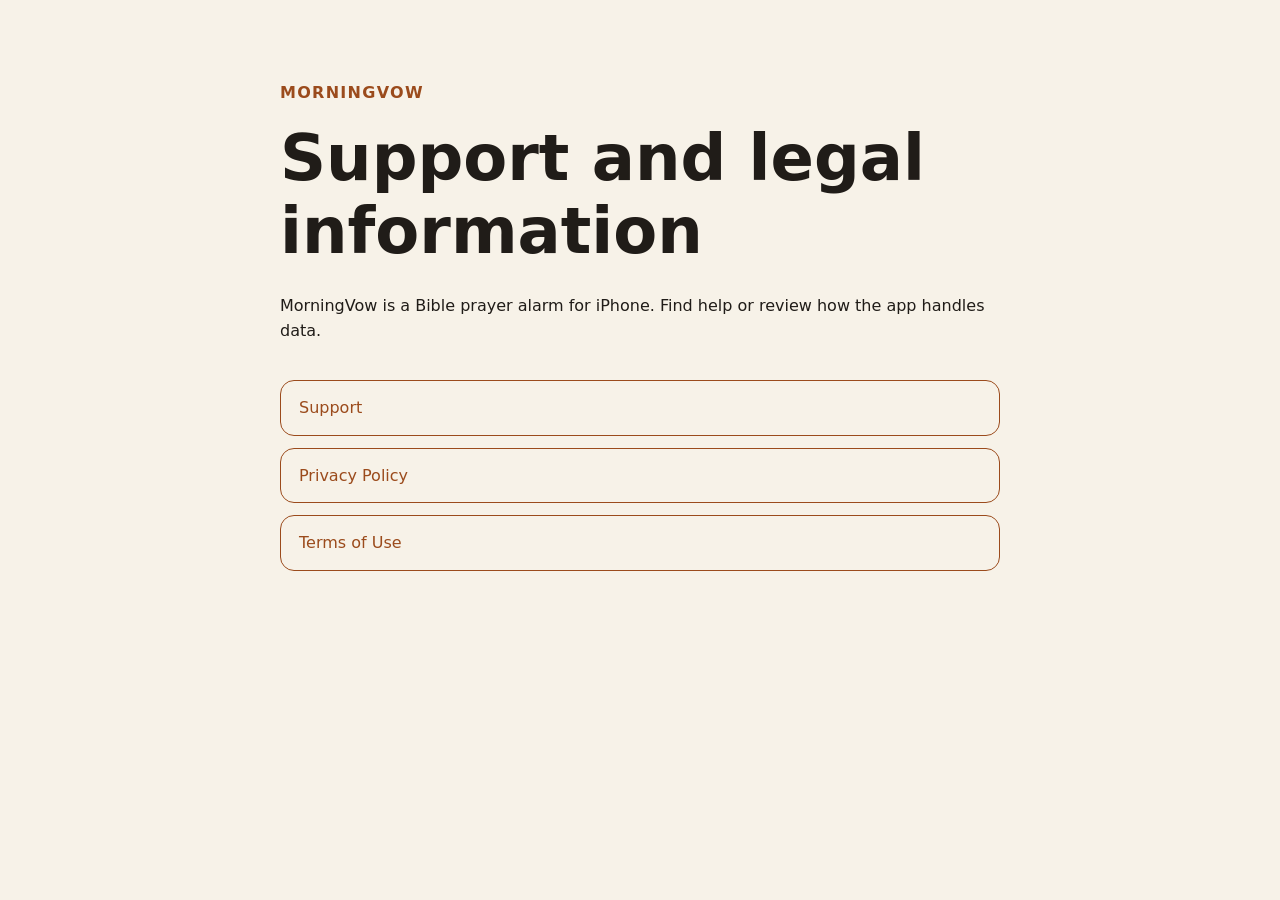
<file: index.html>
<!doctype html>
<html lang="en">
<head>
  <meta charset="utf-8">
  <meta name="viewport" content="width=device-width, initial-scale=1">
  <meta name="description" content="Privacy, terms, and support for MorningVow.">
  <title>MorningVow Support</title>
  <link rel="stylesheet" href="styles.css">
</head>
<body>
  <main>
    <p class="eyebrow">MorningVow</p>
    <h1>Support and legal information</h1>
    <p>MorningVow is a Bible prayer alarm for iPhone. Find help or review how the app handles data.</p>
    <nav aria-label="Support and legal pages">
      <a href="support.html">Support</a>
      <a href="privacy.html">Privacy Policy</a>
      <a href="terms.html">Terms of Use</a>
    </nav>
  </main>
</body>
</html>
</file>
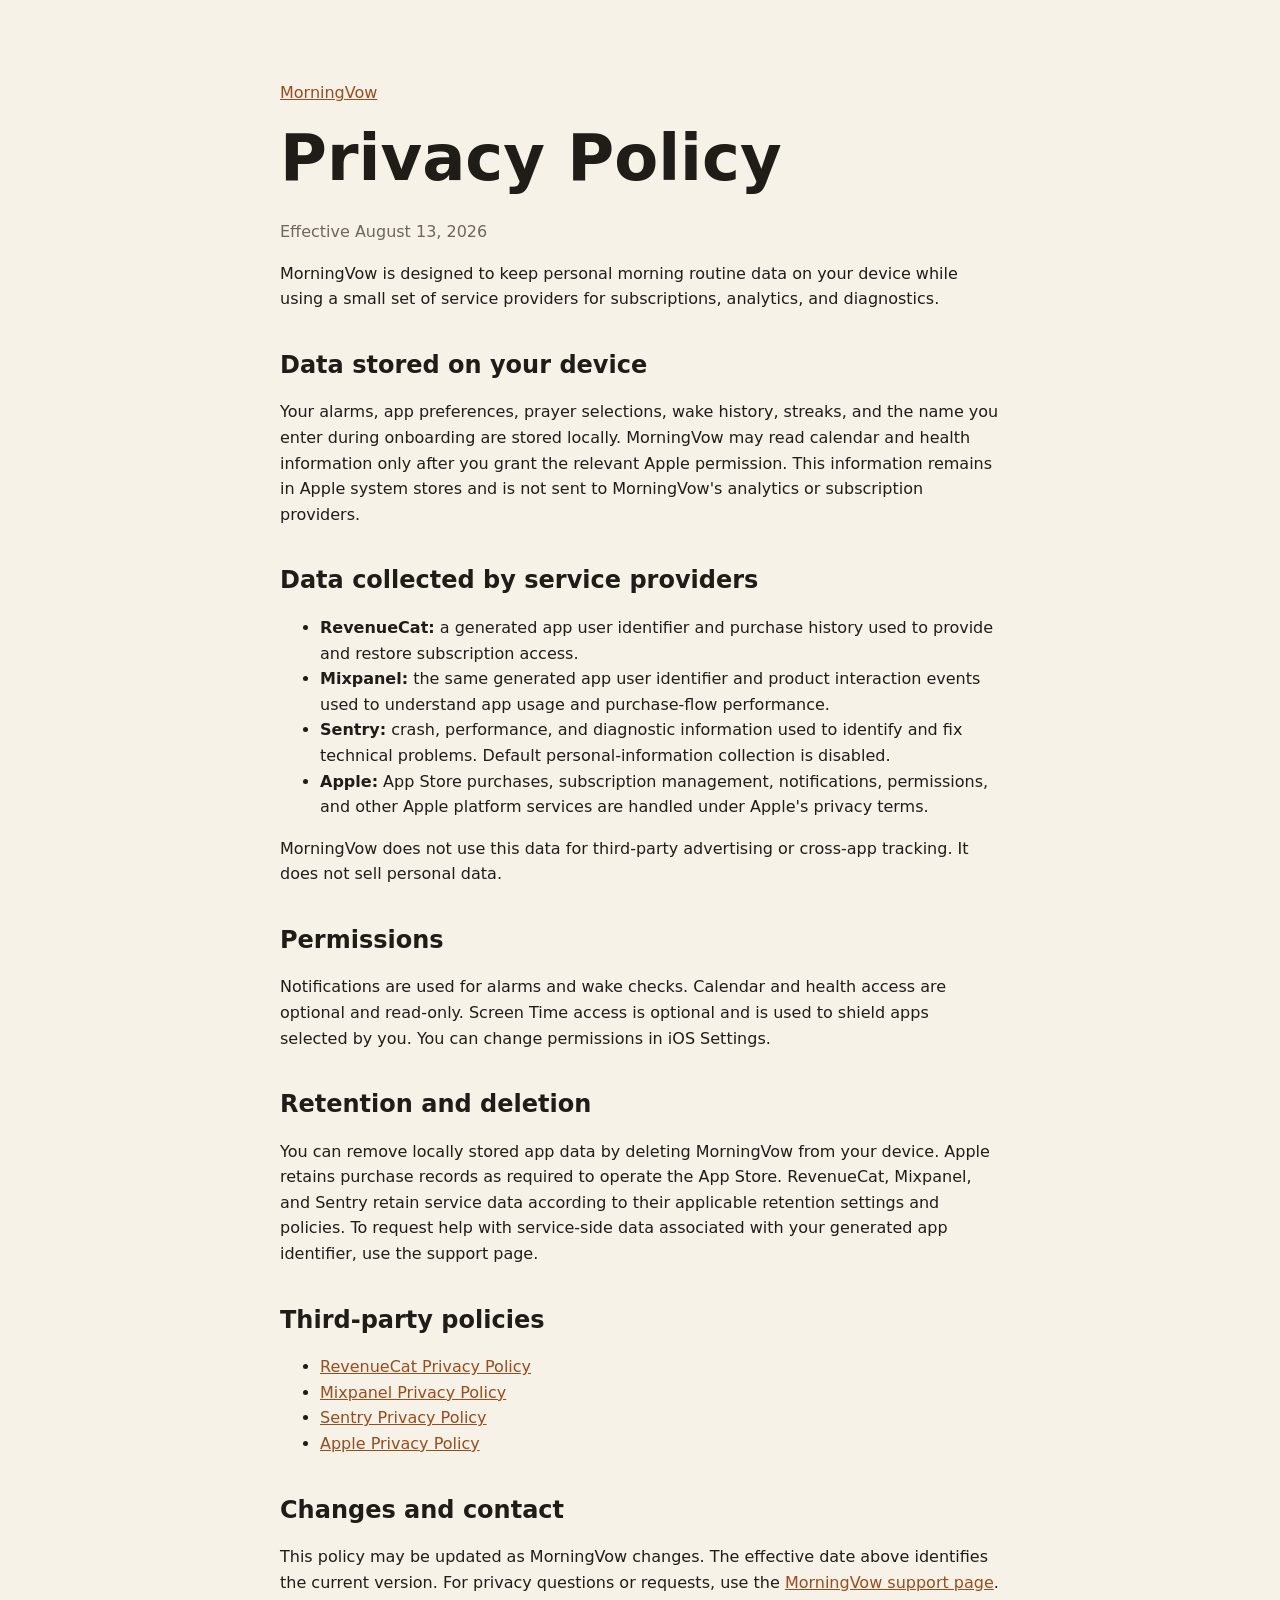
<file: privacy.html>
<!doctype html>
<html lang="en">
<head>
  <meta charset="utf-8">
  <meta name="viewport" content="width=device-width, initial-scale=1">
  <meta name="description" content="Privacy Policy for MorningVow.">
  <title>MorningVow Privacy Policy</title>
  <link rel="stylesheet" href="styles.css">
</head>
<body>
  <main>
    <p><a href="index.html">MorningVow</a></p>
    <h1>Privacy Policy</h1>
    <p class="muted">Effective August 13, 2026</p>
    <p>MorningVow is designed to keep personal morning routine data on your device while using a small set of service providers for subscriptions, analytics, and diagnostics.</p>

    <h2>Data stored on your device</h2>
    <p>Your alarms, app preferences, prayer selections, wake history, streaks, and the name you enter during onboarding are stored locally. MorningVow may read calendar and health information only after you grant the relevant Apple permission. This information remains in Apple system stores and is not sent to MorningVow's analytics or subscription providers.</p>

    <h2>Data collected by service providers</h2>
    <ul>
      <li><strong>RevenueCat:</strong> a generated app user identifier and purchase history used to provide and restore subscription access.</li>
      <li><strong>Mixpanel:</strong> the same generated app user identifier and product interaction events used to understand app usage and purchase-flow performance.</li>
      <li><strong>Sentry:</strong> crash, performance, and diagnostic information used to identify and fix technical problems. Default personal-information collection is disabled.</li>
      <li><strong>Apple:</strong> App Store purchases, subscription management, notifications, permissions, and other Apple platform services are handled under Apple's privacy terms.</li>
    </ul>
    <p>MorningVow does not use this data for third-party advertising or cross-app tracking. It does not sell personal data.</p>

    <h2>Permissions</h2>
    <p>Notifications are used for alarms and wake checks. Calendar and health access are optional and read-only. Screen Time access is optional and is used to shield apps selected by you. You can change permissions in iOS Settings.</p>

    <h2>Retention and deletion</h2>
    <p>You can remove locally stored app data by deleting MorningVow from your device. Apple retains purchase records as required to operate the App Store. RevenueCat, Mixpanel, and Sentry retain service data according to their applicable retention settings and policies. To request help with service-side data associated with your generated app identifier, use the support page.</p>

    <h2>Third-party policies</h2>
    <ul>
      <li><a href="https://www.revenuecat.com/privacy/">RevenueCat Privacy Policy</a></li>
      <li><a href="https://mixpanel.com/legal/privacy-policy/">Mixpanel Privacy Policy</a></li>
      <li><a href="https://sentry.io/privacy/">Sentry Privacy Policy</a></li>
      <li><a href="https://www.apple.com/legal/privacy/">Apple Privacy Policy</a></li>
    </ul>

    <h2>Changes and contact</h2>
    <p>This policy may be updated as MorningVow changes. The effective date above identifies the current version. For privacy questions or requests, use the <a href="support.html">MorningVow support page</a>.</p>
  </main>
</body>
</html>
</file>
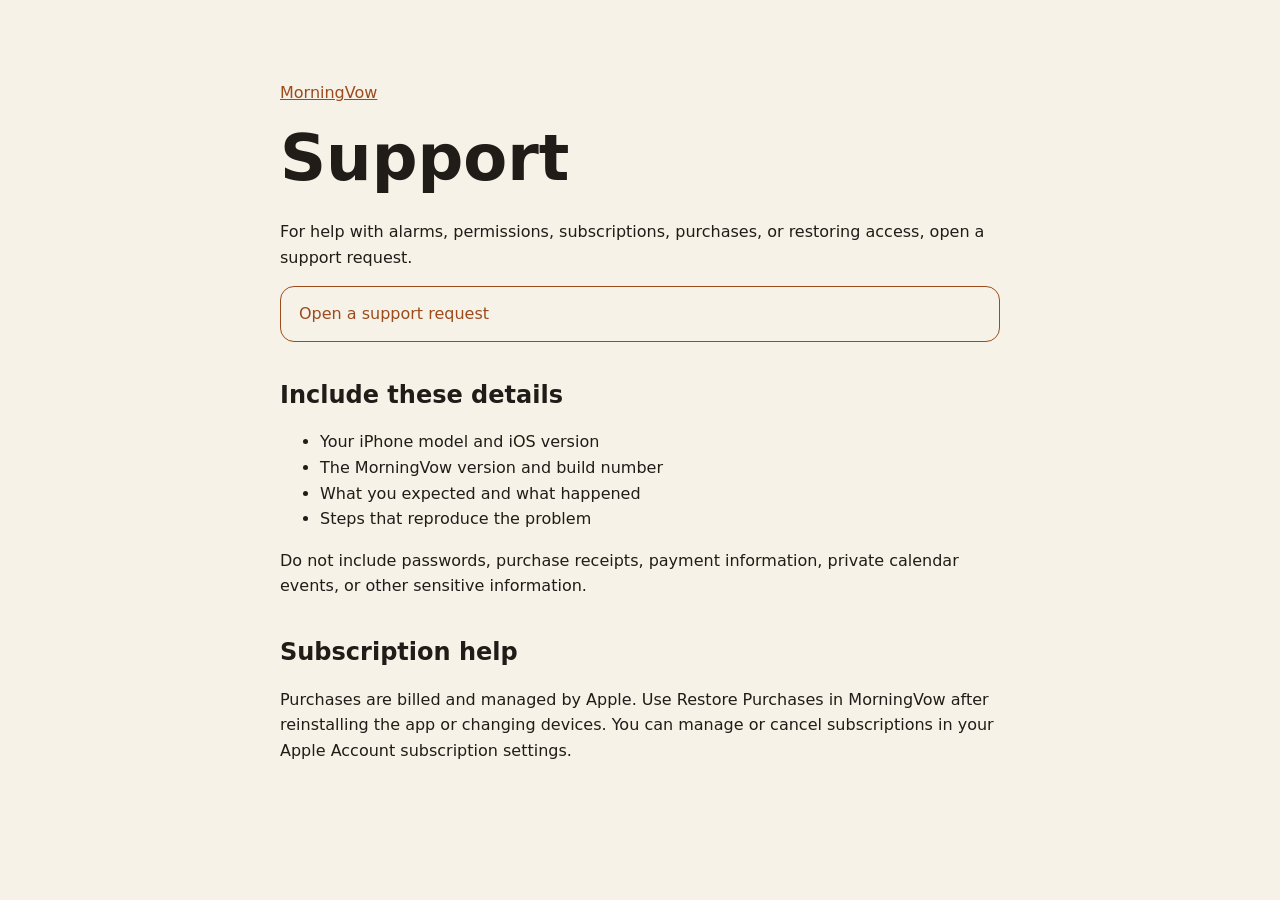
<file: support.html>
<!doctype html>
<html lang="en">
<head>
  <meta charset="utf-8">
  <meta name="viewport" content="width=device-width, initial-scale=1">
  <meta name="description" content="Get support for MorningVow.">
  <title>MorningVow Support</title>
  <link rel="stylesheet" href="styles.css">
</head>
<body>
  <main>
    <p><a href="index.html">MorningVow</a></p>
    <h1>Support</h1>
    <p>For help with alarms, permissions, subscriptions, purchases, or restoring access, open a support request.</p>
    <p><a class="button" href="https://github.com/tully-8888/morningvow-legal/issues/new">Open a support request</a></p>
    <h2>Include these details</h2>
    <ul>
      <li>Your iPhone model and iOS version</li>
      <li>The MorningVow version and build number</li>
      <li>What you expected and what happened</li>
      <li>Steps that reproduce the problem</li>
    </ul>
    <p>Do not include passwords, purchase receipts, payment information, private calendar events, or other sensitive information.</p>
    <h2>Subscription help</h2>
    <p>Purchases are billed and managed by Apple. Use Restore Purchases in MorningVow after reinstalling the app or changing devices. You can manage or cancel subscriptions in your Apple Account subscription settings.</p>
  </main>
</body>
</html>
</file>
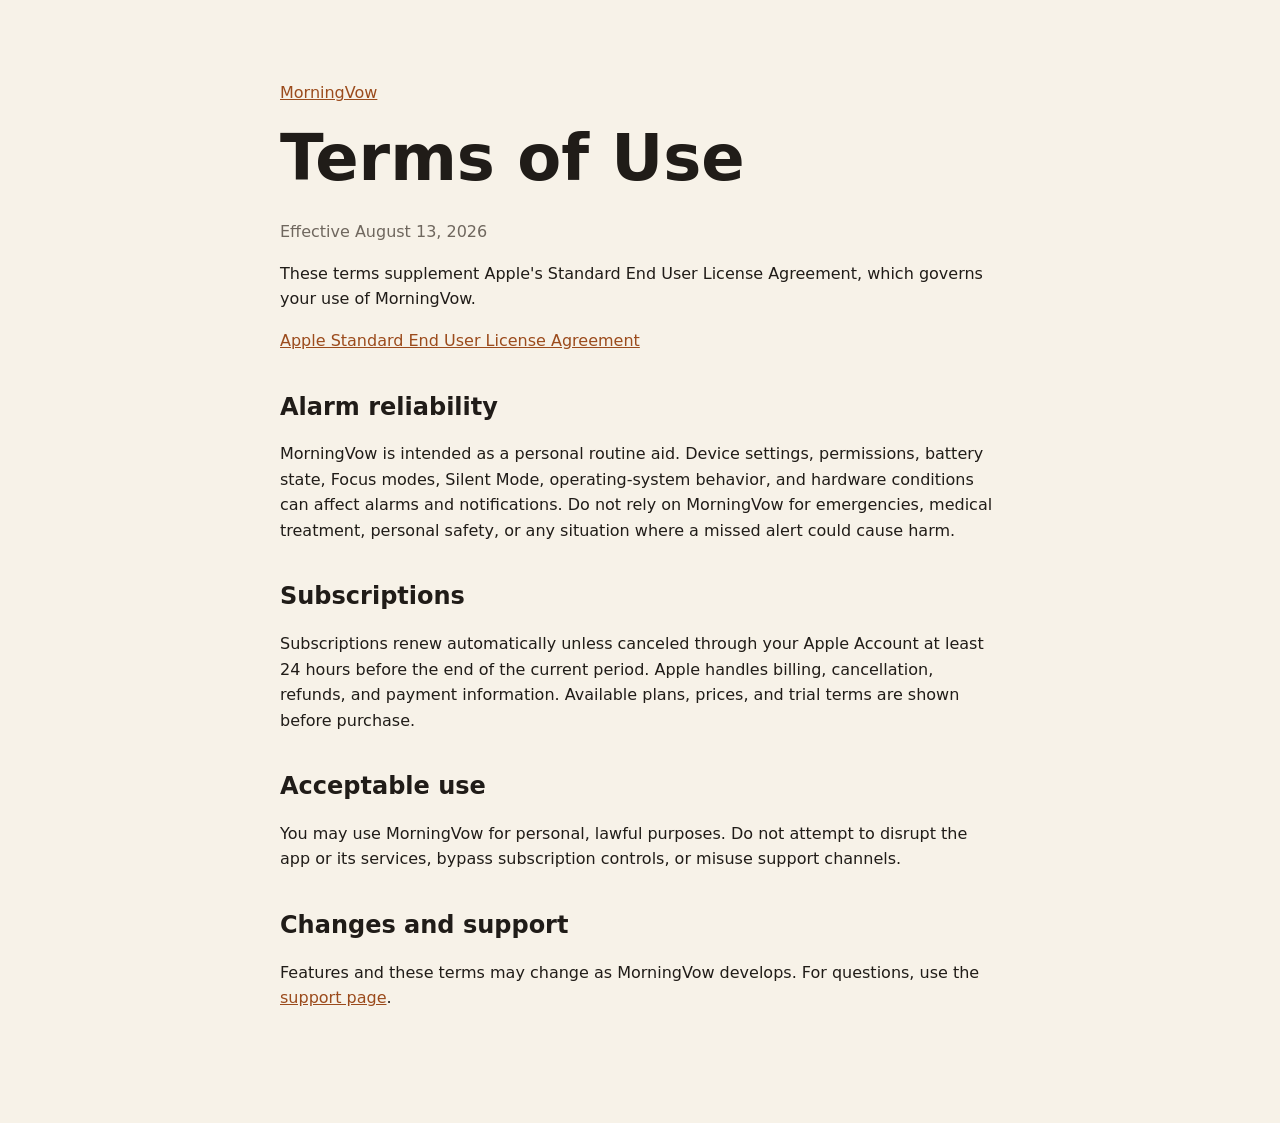
<file: terms.html>
<!doctype html>
<html lang="en">
<head>
  <meta charset="utf-8">
  <meta name="viewport" content="width=device-width, initial-scale=1">
  <meta name="description" content="Terms of Use for MorningVow.">
  <title>MorningVow Terms of Use</title>
  <link rel="stylesheet" href="styles.css">
</head>
<body>
  <main>
    <p><a href="index.html">MorningVow</a></p>
    <h1>Terms of Use</h1>
    <p class="muted">Effective August 13, 2026</p>
    <p>These terms supplement Apple's Standard End User License Agreement, which governs your use of MorningVow.</p>
    <p><a href="https://www.apple.com/legal/internet-services/itunes/dev/stdeula/">Apple Standard End User License Agreement</a></p>

    <h2>Alarm reliability</h2>
    <p>MorningVow is intended as a personal routine aid. Device settings, permissions, battery state, Focus modes, Silent Mode, operating-system behavior, and hardware conditions can affect alarms and notifications. Do not rely on MorningVow for emergencies, medical treatment, personal safety, or any situation where a missed alert could cause harm.</p>

    <h2>Subscriptions</h2>
    <p>Subscriptions renew automatically unless canceled through your Apple Account at least 24 hours before the end of the current period. Apple handles billing, cancellation, refunds, and payment information. Available plans, prices, and trial terms are shown before purchase.</p>

    <h2>Acceptable use</h2>
    <p>You may use MorningVow for personal, lawful purposes. Do not attempt to disrupt the app or its services, bypass subscription controls, or misuse support channels.</p>

    <h2>Changes and support</h2>
    <p>Features and these terms may change as MorningVow develops. For questions, use the <a href="support.html">support page</a>.</p>
  </main>
</body>
</html>
</file>
<file: styles.css>
:root {
  color-scheme: light dark;
  font-family: ui-rounded, "SF Pro Rounded", "SF Pro Display", system-ui, sans-serif;
  line-height: 1.6;
  background: #f7f2e8;
  color: #201c18;
}

body {
  margin: 0;
}

main {
  width: min(720px, calc(100% - 40px));
  margin: 0 auto;
  padding: 64px 0 96px;
}

h1, h2 {
  line-height: 1.15;
}

h1 {
  font-size: clamp(2.25rem, 8vw, 4rem);
  margin: 0 0 24px;
}

h2 {
  margin-top: 40px;
}

a {
  color: #9b4b1c;
}

nav {
  display: grid;
  gap: 12px;
  margin-top: 36px;
}

nav a,
.button {
  display: block;
  padding: 14px 18px;
  border: 1px solid currentColor;
  border-radius: 14px;
  text-decoration: none;
}

.eyebrow {
  color: #9b4b1c;
  font-weight: 700;
  letter-spacing: 0.08em;
  text-transform: uppercase;
}

.muted {
  color: #6f675e;
}

@media (prefers-color-scheme: dark) {
  :root {
    background: #17130f;
    color: #f5ede2;
  }

  a,
  .eyebrow {
    color: #f3a56f;
  }

  .muted {
    color: #c8baaa;
  }
}
</file>
